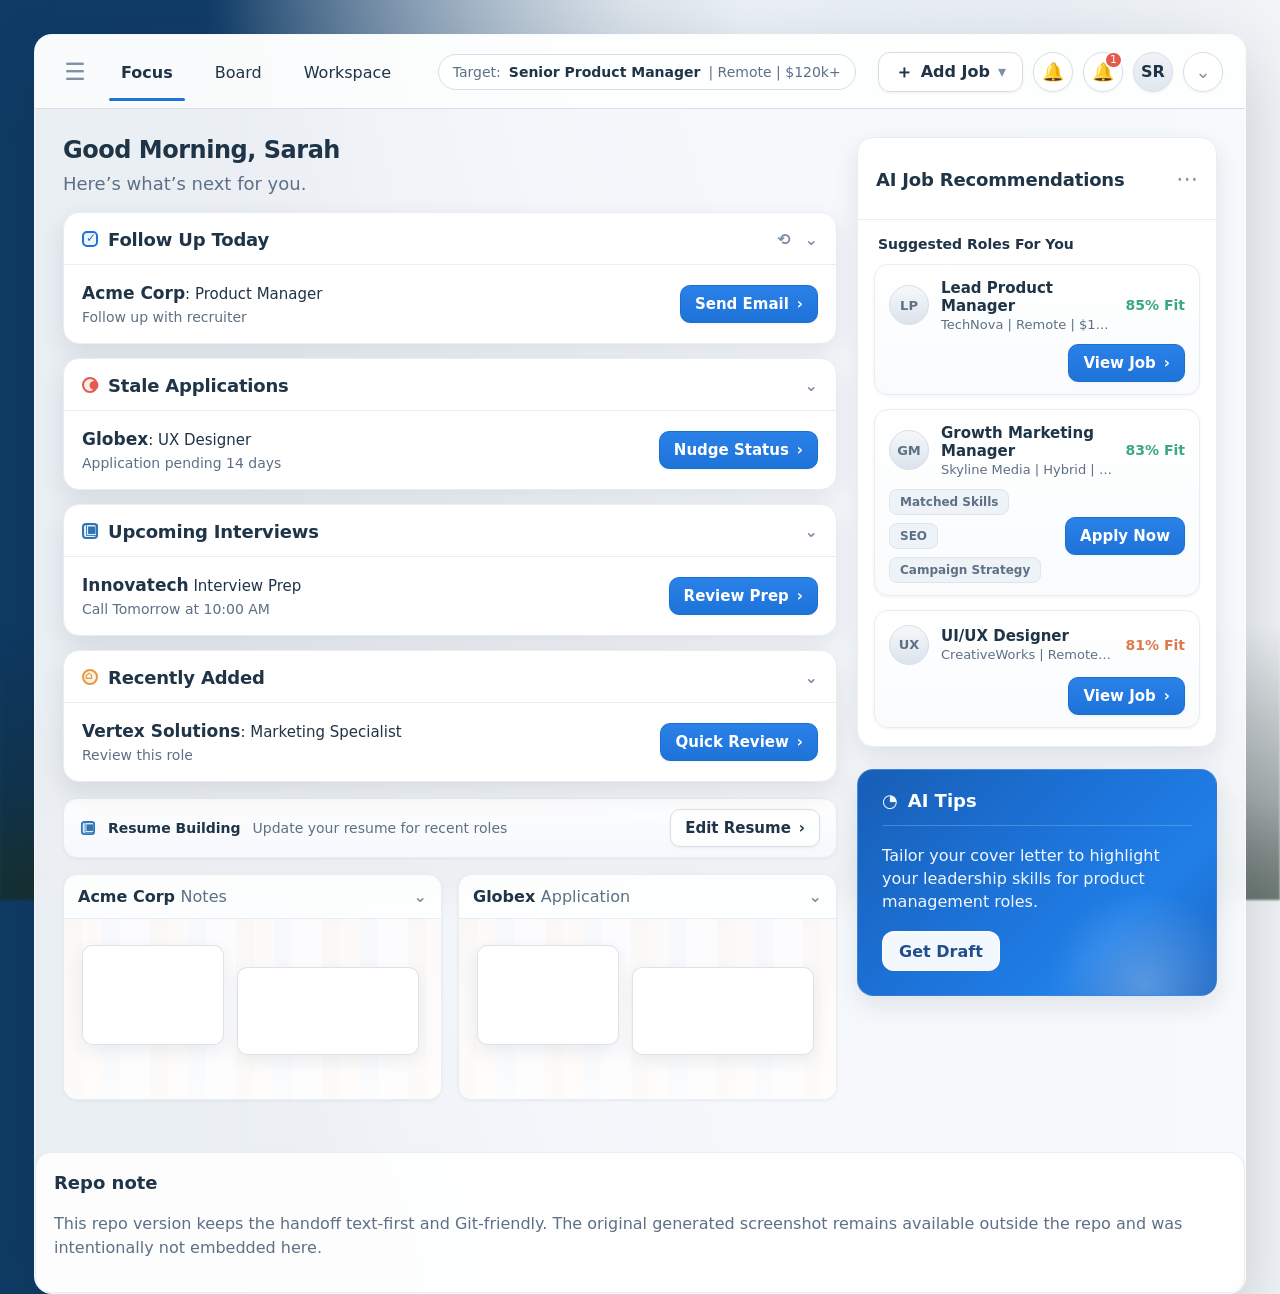
<file: docs/ui/handoff/index.html>
<!DOCTYPE html>
<html lang='en'>
<head>
  <meta charset='utf-8' />
  <meta name='viewport' content='width=device-width, initial-scale=1' />
  <title>Application Tracker UI Handoff</title>
  <link rel='stylesheet' href='styles.css' />
</head>
<body>
  <div class='backdrop-hills'></div>

  <div class='window'>
    <header class='topbar'>
      <div class='nav-left'>
        <div class='hamburger' aria-hidden='true'></div>
        <nav class='tabs' aria-label='Primary'>
          <a class='tab active' href='#'>Focus</a>
          <a class='tab' href='#'>Board</a>
          <a class='tab' href='#'>Workspace</a>
        </nav>
      </div>

      <div class='goal-chip'>
        <span>Target:</span>
        <strong>Senior Product Manager</strong>
        <span>| Remote | $120k+</span>
      </div>

      <div class='actions'>
        <a class='btn' href='#'><span style='font-size:18px;line-height:1'>＋</span> Add Job <span style='color:var(--text-soft)'>▾</span></a>
        <div class='icon-btn' aria-label='Alerts'>🔔</div>
        <div class='icon-btn' aria-label='Notifications'>🔔<span class='badge'>1</span></div>
        <div class='avatar' aria-label='Profile'>SR</div>
        <div class='icon-btn' aria-label='Menu'>⌄</div>
      </div>
    </header>

    <main class='content'>
      <section class='main'>
        <div class='hero'>
          <h1>Good Morning, Sarah</h1>
          <p>Here’s what’s next for you.</p>
        </div>

        <div class='card-stack'>
          <article class='focus-card'>
            <div class='focus-card-header'>
              <div class='focus-card-title'>
                <span class='status-dot check'></span>
                <span>Follow Up Today</span>
              </div>
              <div class='header-icons'><span>⟲</span><span>⌄</span></div>
            </div>
            <div class='focus-card-body'>
              <div>
                <div class='focus-line-1'><strong>Acme Corp</strong>: Product Manager</div>
                <div class='focus-line-2'>Follow up with recruiter</div>
              </div>
              <a class='btn primary compact' href='#'>Send Email <span>›</span></a>
            </div>
          </article>

          <article class='focus-card'>
            <div class='focus-card-header'>
              <div class='focus-card-title'>
                <span class='status-dot red'></span>
                <span>Stale Applications</span>
              </div>
              <div class='header-icons'><span>⌄</span></div>
            </div>
            <div class='focus-card-body'>
              <div>
                <div class='focus-line-1'><strong>Globex</strong>: UX Designer</div>
                <div class='focus-line-2'>Application pending 14 days</div>
              </div>
              <a class='btn primary compact' href='#'>Nudge Status <span>›</span></a>
            </div>
          </article>

          <article class='focus-card'>
            <div class='focus-card-header'>
              <div class='focus-card-title'>
                <span class='status-dot blue'></span>
                <span>Upcoming Interviews</span>
              </div>
              <div class='header-icons'><span>⌄</span></div>
            </div>
            <div class='focus-card-body'>
              <div>
                <div class='focus-line-1'><strong>Innovatech</strong> Interview Prep</div>
                <div class='focus-line-2'>Call Tomorrow at 10:00 AM</div>
              </div>
              <a class='btn primary compact' href='#'>Review Prep <span>›</span></a>
            </div>
          </article>

          <article class='focus-card'>
            <div class='focus-card-header'>
              <div class='focus-card-title'>
                <span class='status-dot amber'></span>
                <span>Recently Added</span>
              </div>
              <div class='header-icons'><span>⌄</span></div>
            </div>
            <div class='focus-card-body'>
              <div>
                <div class='focus-line-1'><strong>Vertex Solutions</strong>: Marketing Specialist</div>
                <div class='focus-line-2'>Review this role</div>
              </div>
              <a class='btn primary compact' href='#'>Quick Review <span>›</span></a>
            </div>
          </article>
        </div>

        <section class='resume-bar' aria-label='Resume reminder'>
          <div class='resume-meta'>
            <span class='status-dot blue' style='transform:scale(.88)'></span>
            <strong>Resume Building</strong>
            <span>Update your resume for recent roles</span>
          </div>
          <a class='btn compact' href='#'>Edit Resume <span>›</span></a>
        </section>

        <section class='mini-grid' aria-label='Recent work surfaces'>
          <article class='mini-card'>
            <div class='mini-card-header'>
              <span>Acme Corp <span style='font-weight:500;color:var(--text-muted)'>Notes</span></span>
              <span style='color:var(--text-soft)'>⌄</span>
            </div>
            <div class='mini-card-body'></div>
          </article>

          <article class='mini-card'>
            <div class='mini-card-header'>
              <span>Globex <span style='font-weight:500;color:var(--text-muted)'>Application</span></span>
              <span style='color:var(--text-soft)'>⌄</span>
            </div>
            <div class='mini-card-body'></div>
          </article>
        </section>
      </section>

      <aside class='sidebar'>
        <section class='panel'>
          <div class='panel-header'>
            <h2 class='panel-title'>AI Job Recommendations</h2>
            <div style='color:var(--text-soft);font-size:22px;line-height:1'>⋯</div>
          </div>
          <p class='panel-subtitle'>Suggested Roles For You</p>

          <div class='rec-list'>
            <article class='rec-card'>
              <div class='rec-top'>
                <div class='rec-avatar'>LP</div>
                <div class='rec-meta'>
                  <div class='rec-role'>Lead Product Manager</div>
                  <div class='rec-company'>TechNova | Remote | $130k</div>
                </div>
                <div class='fit'>85% Fit</div>
              </div>
              <div class='rec-actions' style='justify-content:end'>
                <a class='btn primary compact' href='#'>View Job <span>›</span></a>
              </div>
            </article>

            <article class='rec-card'>
              <div class='rec-top'>
                <div class='rec-avatar'>GM</div>
                <div class='rec-meta'>
                  <div class='rec-role'>Growth Marketing Manager</div>
                  <div class='rec-company'>Skyline Media | Hybrid | $115k</div>
                </div>
                <div class='fit'>83% Fit</div>
              </div>
              <div class='rec-actions'>
                <div class='pill-row'>
                  <span class='pill'>Matched Skills</span>
                  <span class='pill'>SEO</span>
                  <span class='pill'>Campaign Strategy</span>
                </div>
                <a class='btn primary compact' href='#'>Apply Now</a>
              </div>
            </article>

            <article class='rec-card'>
              <div class='rec-top'>
                <div class='rec-avatar'>UX</div>
                <div class='rec-meta'>
                  <div class='rec-role'>UI/UX Designer</div>
                  <div class='rec-company'>CreativeWorks | Remote | $110k</div>
                </div>
                <div class='fit warn'>81% Fit</div>
              </div>
              <div class='rec-actions' style='justify-content:end'>
                <a class='btn primary compact' href='#'>View Job <span>›</span></a>
              </div>
            </article>
          </div>
        </section>

        <section class='tips-card'>
          <div class='tips-inner'>
            <h2 class='tips-title'>AI Tips</h2>
            <hr />
            <p class='tips-copy'>Tailor your cover letter to highlight your leadership skills for product management roles.</p>
            <a class='btn white' href='#'>Get Draft</a>
          </div>
        </section>
      </aside>
    </main>

    <section class='notice-panel'>
      <h2>Repo note</h2>
      <p>This repo version keeps the handoff text-first and Git-friendly. The original generated screenshot remains available outside the repo and was intentionally not embedded here.</p>
    </section>
  </div>
</body>
</html>
</file>
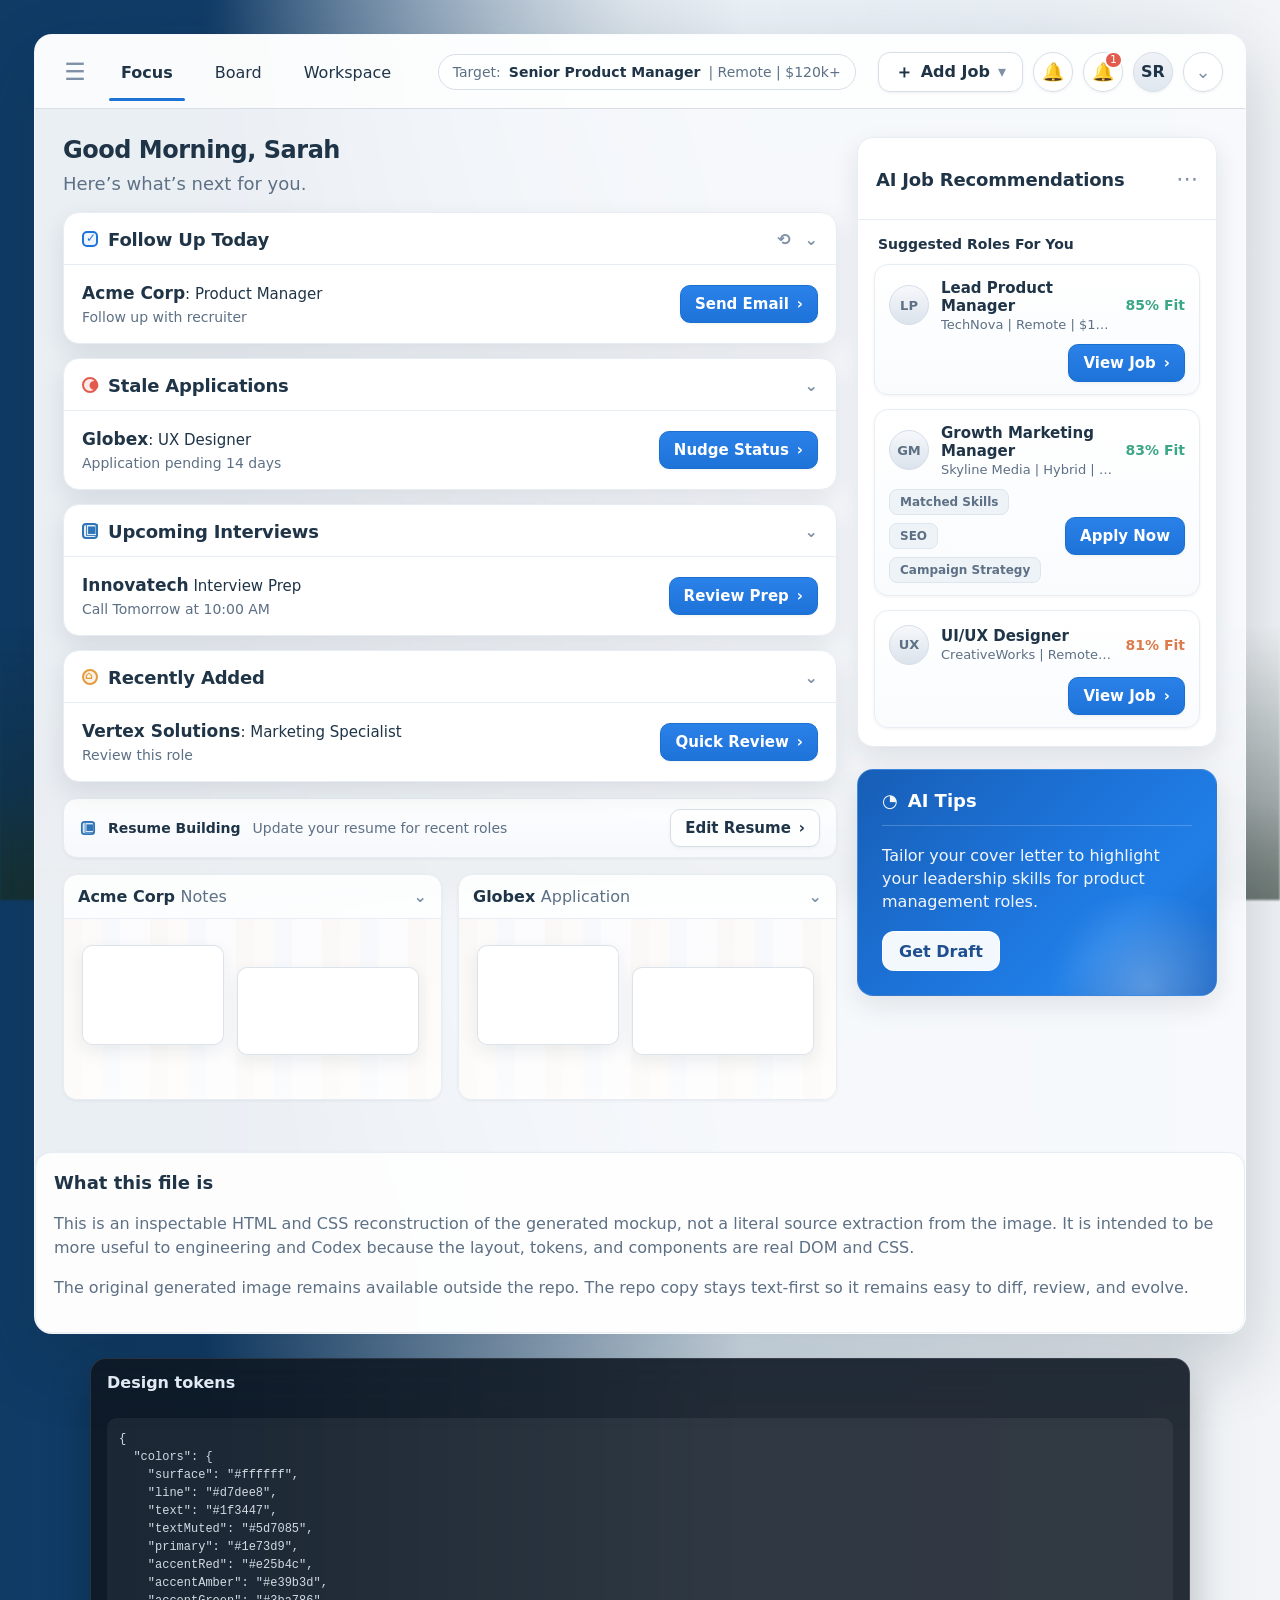
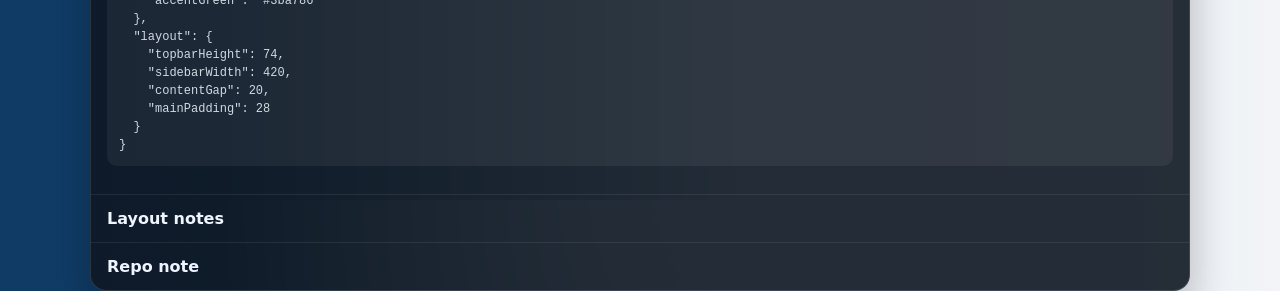
<file: docs/ui/application_tracker_ui_mockup_inspectable.html>
<!DOCTYPE html>
<html lang='en'>
<head>
  <meta charset='utf-8' />
  <meta name='viewport' content='width=device-width, initial-scale=1' />
  <title>Application Tracker UI Mockup - Inspectable Reconstruction</title>
  <link rel='stylesheet' href='./handoff/styles.css' />
</head>
<body>
  <div class='backdrop-hills'></div>

  <div class='window'>
    <header class='topbar'>
      <div class='nav-left'>
        <div class='hamburger' aria-hidden='true'></div>
        <nav class='tabs' aria-label='Primary'>
          <a class='tab active' href='#'>Focus</a>
          <a class='tab' href='#'>Board</a>
          <a class='tab' href='#'>Workspace</a>
        </nav>
      </div>

      <div class='goal-chip'>
        <span>Target:</span>
        <strong>Senior Product Manager</strong>
        <span>| Remote | $120k+</span>
      </div>

      <div class='actions'>
        <a class='btn' href='#'><span style='font-size:18px;line-height:1'>＋</span> Add Job <span style='color:var(--text-soft)'>▾</span></a>
        <div class='icon-btn' aria-label='Alerts'>🔔</div>
        <div class='icon-btn' aria-label='Notifications'>🔔<span class='badge'>1</span></div>
        <div class='avatar' aria-label='Profile'>SR</div>
        <div class='icon-btn' aria-label='Menu'>⌄</div>
      </div>
    </header>

    <main class='content'>
      <section class='main'>
        <div class='hero'>
          <h1>Good Morning, Sarah</h1>
          <p>Here’s what’s next for you.</p>
        </div>

        <div class='card-stack'>
          <article class='focus-card'>
            <div class='focus-card-header'>
              <div class='focus-card-title'>
                <span class='status-dot check'></span>
                <span>Follow Up Today</span>
              </div>
              <div class='header-icons'><span>⟲</span><span>⌄</span></div>
            </div>
            <div class='focus-card-body'>
              <div>
                <div class='focus-line-1'><strong>Acme Corp</strong>: Product Manager</div>
                <div class='focus-line-2'>Follow up with recruiter</div>
              </div>
              <a class='btn primary compact' href='#'>Send Email <span>›</span></a>
            </div>
          </article>

          <article class='focus-card'>
            <div class='focus-card-header'>
              <div class='focus-card-title'>
                <span class='status-dot red'></span>
                <span>Stale Applications</span>
              </div>
              <div class='header-icons'><span>⌄</span></div>
            </div>
            <div class='focus-card-body'>
              <div>
                <div class='focus-line-1'><strong>Globex</strong>: UX Designer</div>
                <div class='focus-line-2'>Application pending 14 days</div>
              </div>
              <a class='btn primary compact' href='#'>Nudge Status <span>›</span></a>
            </div>
          </article>

          <article class='focus-card'>
            <div class='focus-card-header'>
              <div class='focus-card-title'>
                <span class='status-dot blue'></span>
                <span>Upcoming Interviews</span>
              </div>
              <div class='header-icons'><span>⌄</span></div>
            </div>
            <div class='focus-card-body'>
              <div>
                <div class='focus-line-1'><strong>Innovatech</strong> Interview Prep</div>
                <div class='focus-line-2'>Call Tomorrow at 10:00 AM</div>
              </div>
              <a class='btn primary compact' href='#'>Review Prep <span>›</span></a>
            </div>
          </article>

          <article class='focus-card'>
            <div class='focus-card-header'>
              <div class='focus-card-title'>
                <span class='status-dot amber'></span>
                <span>Recently Added</span>
              </div>
              <div class='header-icons'><span>⌄</span></div>
            </div>
            <div class='focus-card-body'>
              <div>
                <div class='focus-line-1'><strong>Vertex Solutions</strong>: Marketing Specialist</div>
                <div class='focus-line-2'>Review this role</div>
              </div>
              <a class='btn primary compact' href='#'>Quick Review <span>›</span></a>
            </div>
          </article>
        </div>

        <section class='resume-bar' aria-label='Resume reminder'>
          <div class='resume-meta'>
            <span class='status-dot blue' style='transform:scale(.88)'></span>
            <strong>Resume Building</strong>
            <span>Update your resume for recent roles</span>
          </div>
          <a class='btn compact' href='#'>Edit Resume <span>›</span></a>
        </section>

        <section class='mini-grid' aria-label='Recent work surfaces'>
          <article class='mini-card'>
            <div class='mini-card-header'>
              <span>Acme Corp <span style='font-weight:500;color:var(--text-muted)'>Notes</span></span>
              <span style='color:var(--text-soft)'>⌄</span>
            </div>
            <div class='mini-card-body'></div>
          </article>

          <article class='mini-card'>
            <div class='mini-card-header'>
              <span>Globex <span style='font-weight:500;color:var(--text-muted)'>Application</span></span>
              <span style='color:var(--text-soft)'>⌄</span>
            </div>
            <div class='mini-card-body'></div>
          </article>
        </section>
      </section>

      <aside class='sidebar'>
        <section class='panel'>
          <div class='panel-header'>
            <h2 class='panel-title'>AI Job Recommendations</h2>
            <div style='color:var(--text-soft);font-size:22px;line-height:1'>⋯</div>
          </div>
          <p class='panel-subtitle'>Suggested Roles For You</p>

          <div class='rec-list'>
            <article class='rec-card'>
              <div class='rec-top'>
                <div class='rec-avatar'>LP</div>
                <div class='rec-meta'>
                  <div class='rec-role'>Lead Product Manager</div>
                  <div class='rec-company'>TechNova | Remote | $130k</div>
                </div>
                <div class='fit'>85% Fit</div>
              </div>
              <div class='rec-actions' style='justify-content:end'>
                <a class='btn primary compact' href='#'>View Job <span>›</span></a>
              </div>
            </article>

            <article class='rec-card'>
              <div class='rec-top'>
                <div class='rec-avatar'>GM</div>
                <div class='rec-meta'>
                  <div class='rec-role'>Growth Marketing Manager</div>
                  <div class='rec-company'>Skyline Media | Hybrid | $115k</div>
                </div>
                <div class='fit'>83% Fit</div>
              </div>
              <div class='rec-actions'>
                <div class='pill-row'>
                  <span class='pill'>Matched Skills</span>
                  <span class='pill'>SEO</span>
                  <span class='pill'>Campaign Strategy</span>
                </div>
                <a class='btn primary compact' href='#'>Apply Now</a>
              </div>
            </article>

            <article class='rec-card'>
              <div class='rec-top'>
                <div class='rec-avatar'>UX</div>
                <div class='rec-meta'>
                  <div class='rec-role'>UI/UX Designer</div>
                  <div class='rec-company'>CreativeWorks | Remote | $110k</div>
                </div>
                <div class='fit warn'>81% Fit</div>
              </div>
              <div class='rec-actions' style='justify-content:end'>
                <a class='btn primary compact' href='#'>View Job <span>›</span></a>
              </div>
            </article>
          </div>
        </section>

        <section class='tips-card'>
          <div class='tips-inner'>
            <h2 class='tips-title'>AI Tips</h2>
            <hr />
            <p class='tips-copy'>Tailor your cover letter to highlight your leadership skills for product management roles.</p>
            <a class='btn white' href='#'>Get Draft</a>
          </div>
        </section>
      </aside>
    </main>

    <section class='notice-panel'>
      <h2>What this file is</h2>
      <p>This is an inspectable HTML and CSS reconstruction of the generated mockup, not a literal source extraction from the image. It is intended to be more useful to engineering and Codex because the layout, tokens, and components are real DOM and CSS.</p>
      <p>The original generated image remains available outside the repo. The repo copy stays text-first so it remains easy to diff, review, and evolve.</p>
    </section>
  </div>

  <aside class='inspector'>
    <details open>
      <summary>Design tokens</summary>
      <div class='panel-body'>
        <pre>{
  "colors": {
    "surface": "#ffffff",
    "line": "#d7dee8",
    "text": "#1f3447",
    "textMuted": "#5d7085",
    "primary": "#1e73d9",
    "accentRed": "#e25b4c",
    "accentAmber": "#e39b3d",
    "accentGreen": "#3ba786"
  },
  "layout": {
    "topbarHeight": 74,
    "sidebarWidth": 420,
    "contentGap": 20,
    "mainPadding": 28
  }
}</pre>
      </div>
    </details>

    <details>
      <summary>Layout notes</summary>
      <div class='panel-body'>
        <ul>
          <li>App shell is a single glass-like window over a scenic background.</li>
          <li>Topbar uses a three-zone layout: nav, goal chip, actions.</li>
          <li>Main content is a two-column grid: left focus and work area, right AI rail.</li>
          <li>Primary content rhythm is card-stack based with compact but calm spacing.</li>
          <li>Buttons are consistently rounded, compact, and visually elevated.</li>
        </ul>
      </div>
    </details>

    <details>
      <summary>Repo note</summary>
      <div class='panel-body'>
        <p>The original screenshot preview was intentionally left out of the repo copy so this artifact stays text-first and Git-friendly.</p>
        <p>Use this file together with the handoff package in <code>docs/ui/handoff</code>.</p>
      </div>
    </details>
  </aside>
</body>
</html>
</file>
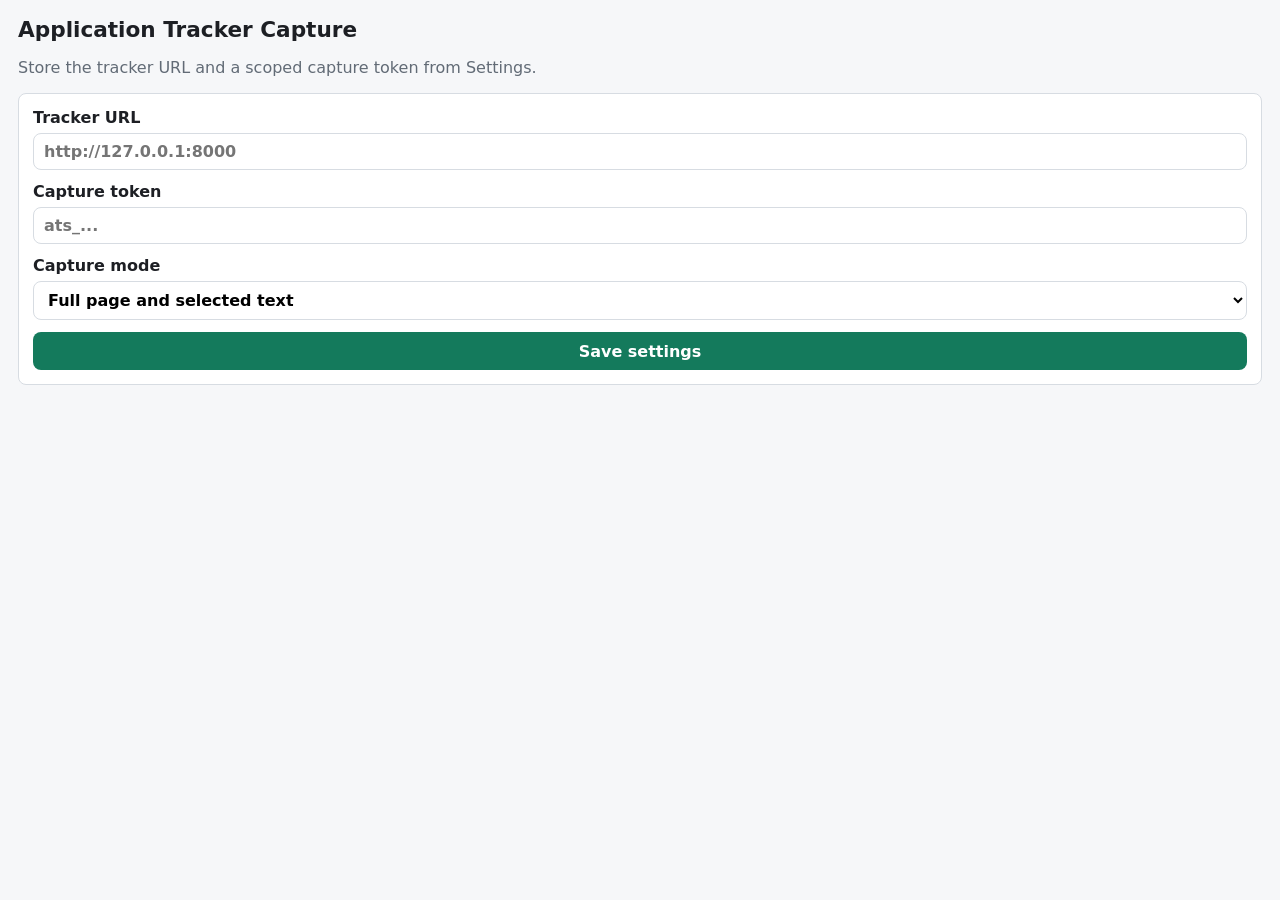
<file: extensions/firefox/options.html>
<!doctype html>
<html lang="en">
<head>
  <meta charset="utf-8">
  <meta name="viewport" content="width=device-width, initial-scale=1">
  <title>Application Tracker Capture Settings</title>
  <link rel="stylesheet" href="styles.css">
</head>
<body>
  <main>
    <h1>Application Tracker Capture</h1>
    <p>Store the tracker URL and a scoped capture token from Settings.</p>

    <form id="options-form">
      <label>
        Tracker URL
        <input id="tracker-url" name="trackerUrl" placeholder="http://127.0.0.1:8000" required>
      </label>
      <label>
        Capture token
        <input id="capture-token" name="captureToken" placeholder="ats_..." autocomplete="off" required>
      </label>
      <label>
        Capture mode
        <select id="capture-mode" name="captureMode">
          <option value="full">Full page and selected text</option>
          <option value="selection">Selected text only</option>
          <option value="structured">Structured page data only</option>
        </select>
      </label>
      <button type="submit">Save settings</button>
    </form>

    <p id="status" role="status" aria-live="polite"></p>
  </main>
  <script src="options.js"></script>
</body>
</html>
</file>
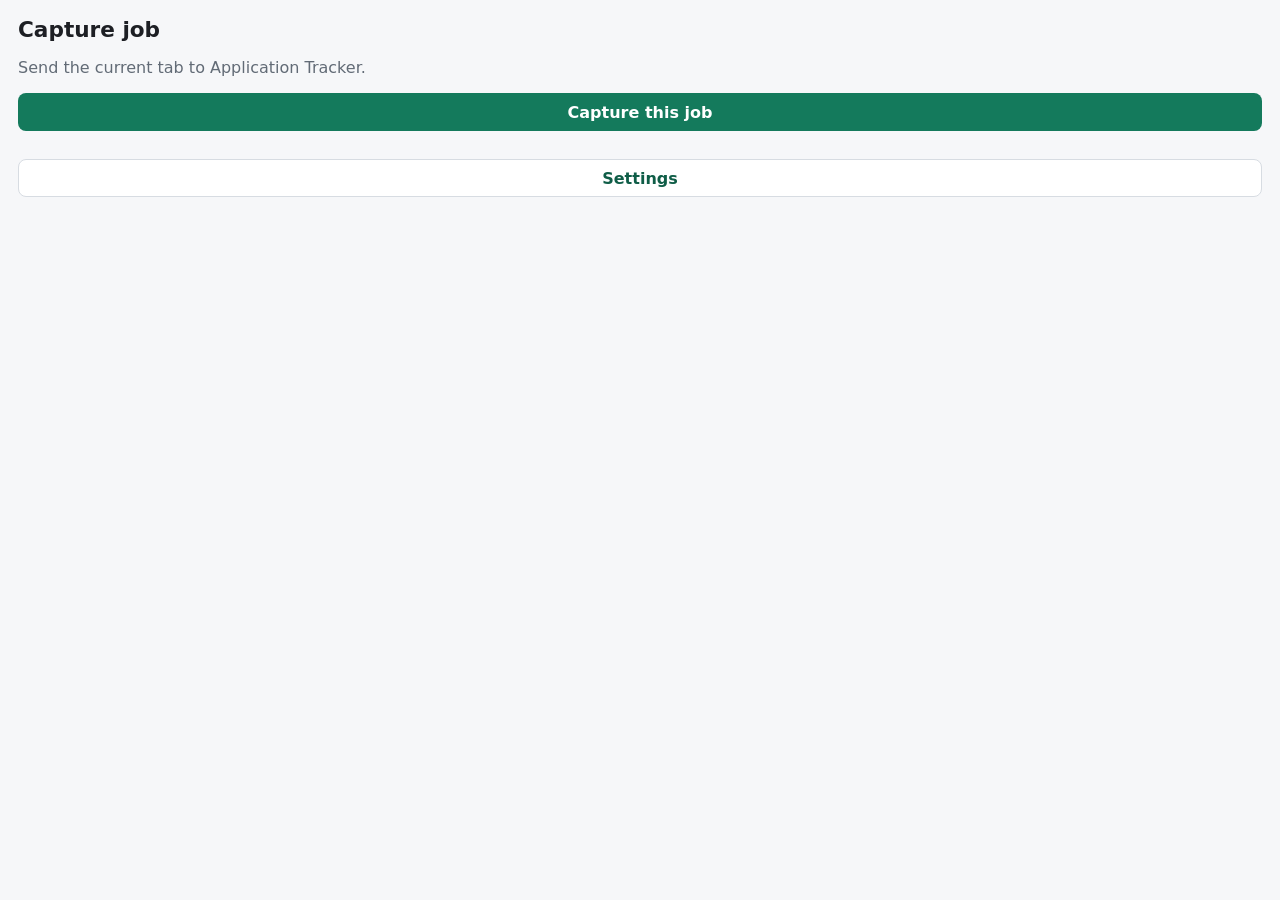
<file: extensions/firefox/popup.html>
<!doctype html>
<html lang="en">
<head>
  <meta charset="utf-8">
  <meta name="viewport" content="width=device-width, initial-scale=1">
  <title>Capture Job</title>
  <link rel="stylesheet" href="styles.css">
</head>
<body class="popup">
  <main>
    <h1>Capture job</h1>
    <p id="summary">Send the current tab to Application Tracker.</p>
    <button id="capture-button" type="button">Capture this job</button>
    <p id="result-link"></p>
    <button id="options-button" class="secondary" type="button">Settings</button>
    <p id="status" role="status" aria-live="polite"></p>
  </main>
  <script src="popup.js"></script>
</body>
</html>
</file>
<file: docs/ui/handoff/styles.css>
:root {
  --bg-start: #0f3b65;
  --bg-end: #eef2f6;
  --shell-bg: rgba(247, 249, 252, 0.95);
  --surface: #ffffff;
  --surface-soft: #f7f9fc;
  --surface-muted: #f2f5f9;
  --line: #d7dee8;
  --line-soft: #e7edf3;
  --text: #1f3447;
  --text-muted: #5d7085;
  --text-soft: #7e90a5;
  --primary: #1e73d9;
  --primary-strong: #105ec0;
  --primary-soft: #edf5ff;
  --accent-red: #e25b4c;
  --accent-amber: #e39b3d;
  --accent-green: #3ba786;
  --shadow-xl: 0 28px 70px rgba(16, 34, 52, 0.2);
  --shadow-lg: 0 10px 26px rgba(16, 34, 52, 0.1);
  --shadow-sm: 0 1px 3px rgba(16, 34, 52, 0.06);
  --radius-shell: 18px;
  --radius-xl: 16px;
  --radius-lg: 12px;
  --radius-md: 10px;
  --radius-sm: 8px;
  --topbar-h: 74px;
  --content-gap: 20px;
  --sidebar-w: 420px;
  --main-pad: 28px;
  --font-stack: Inter, ui-sans-serif, system-ui, -apple-system, BlinkMacSystemFont, 'Segoe UI', sans-serif;
}

* {
  box-sizing: border-box;
}

html,
body {
  height: 100%;
  margin: 0;
  font-family: var(--font-stack);
  color: var(--text);
  background:
    radial-gradient(circle at top center, rgba(255, 255, 255, 0.55), transparent 38%),
    linear-gradient(90deg, var(--bg-start), #113c67 16%, #dbe6ef 58%, #f2f4f7 100%);
}

body {
  min-height: 100vh;
  padding: 34px;
}

.backdrop-hills {
  position: fixed;
  inset: auto 0 0 0;
  height: 38vh;
  background:
    linear-gradient(to top, rgba(21, 40, 34, 0.55), transparent 80%),
    radial-gradient(110% 90% at 10% 100%, rgba(31, 59, 42, 0.65), transparent 38%),
    radial-gradient(90% 80% at 40% 100%, rgba(67, 92, 58, 0.45), transparent 42%),
    radial-gradient(90% 80% at 75% 100%, rgba(87, 90, 54, 0.42), transparent 44%);
  pointer-events: none;
  filter: blur(1px);
}

.window {
  position: relative;
  width: min(1410px, calc(100vw - 68px));
  min-height: calc(100vh - 68px);
  margin: 0 auto;
  background: var(--shell-bg);
  border: 1px solid rgba(255, 255, 255, 0.45);
  border-radius: var(--radius-shell);
  box-shadow: var(--shadow-xl);
  backdrop-filter: blur(14px);
  overflow: hidden;
}

.topbar {
  height: var(--topbar-h);
  display: grid;
  grid-template-columns: 1fr auto auto;
  align-items: center;
  gap: 22px;
  padding: 0 22px 0 18px;
  background: rgba(255, 255, 255, 0.78);
  border-bottom: 1px solid var(--line);
}

.nav-left {
  display: flex;
  align-items: center;
  gap: 12px;
  min-width: 0;
}

.hamburger {
  width: 44px;
  height: 44px;
  display: grid;
  place-items: center;
  color: var(--text-soft);
  border-radius: 10px;
}

.hamburger::before {
  content: '☰';
  font-size: 24px;
  line-height: 1;
}

.tabs {
  display: flex;
  gap: 18px;
  align-items: center;
  min-width: 0;
}

.tab {
  position: relative;
  padding: 20px 12px 18px;
  font-size: 16px;
  color: var(--text);
  text-decoration: none;
  white-space: nowrap;
}

.tab.active {
  font-weight: 700;
}

.tab.active::after {
  content: '';
  position: absolute;
  left: 0;
  right: 0;
  bottom: -1px;
  height: 3px;
  border-radius: 999px;
  background: var(--primary);
}

.goal-chip {
  display: inline-flex;
  align-items: center;
  gap: 8px;
  padding: 9px 14px;
  border: 1px solid var(--line);
  border-radius: 999px;
  background: rgba(255, 255, 255, 0.72);
  font-size: 14px;
  color: var(--text-muted);
  white-space: nowrap;
}

.goal-chip strong {
  color: var(--text);
  font-weight: 700;
}

.actions {
  display: flex;
  align-items: center;
  gap: 10px;
}

.btn {
  display: inline-flex;
  align-items: center;
  justify-content: center;
  gap: 8px;
  min-height: 40px;
  padding: 0 16px;
  border: 1px solid var(--line);
  border-radius: 12px;
  background: rgba(255, 255, 255, 0.78);
  color: var(--text);
  text-decoration: none;
  font-weight: 600;
  box-shadow: var(--shadow-sm);
  white-space: nowrap;
}

.btn.primary {
  background: linear-gradient(180deg, #2a81e7, var(--primary));
  border-color: #1b6fce;
  color: #fff;
}

.btn.compact {
  min-height: 38px;
  border-radius: 10px;
  padding: 0 14px;
  font-size: 15px;
}

.btn.white {
  background: rgba(255, 255, 255, 0.95);
  border-color: rgba(255, 255, 255, 0.95);
  color: #1f4f8f;
  font-weight: 800;
  box-shadow: none;
}

.icon-btn {
  width: 40px;
  height: 40px;
  border: 1px solid var(--line);
  border-radius: 999px;
  background: rgba(255, 255, 255, 0.78);
  display: grid;
  place-items: center;
  color: var(--text-soft);
  box-shadow: var(--shadow-sm);
  position: relative;
  font-size: 18px;
}

.badge {
  position: absolute;
  top: -2px;
  right: -1px;
  min-width: 18px;
  height: 18px;
  border-radius: 999px;
  background: var(--accent-red);
  color: #fff;
  font-size: 11px;
  display: grid;
  place-items: center;
  border: 2px solid white;
  padding: 0 4px;
}

.avatar {
  width: 40px;
  height: 40px;
  border-radius: 999px;
  background: linear-gradient(180deg, #f0f3f8, #dfe7ef);
  border: 1px solid var(--line);
  display: grid;
  place-items: center;
  font-weight: 800;
  color: var(--text);
  box-shadow: var(--shadow-sm);
}

.content {
  display: grid;
  grid-template-columns: minmax(0, 1fr) var(--sidebar-w);
  gap: var(--content-gap);
  padding: var(--main-pad);
  min-height: calc(100vh - 68px - var(--topbar-h));
}

.main,
.sidebar {
  min-width: 0;
}

.sidebar {
  display: grid;
  gap: 22px;
  align-content: start;
}

.hero {
  margin-bottom: 18px;
}

.hero h1 {
  font-size: 24px;
  line-height: 1.15;
  margin: 0 0 8px;
  font-weight: 800;
  letter-spacing: -0.02em;
}

.hero p {
  margin: 0;
  color: var(--text-muted);
  font-size: 18px;
}

.card-stack {
  display: grid;
  gap: 14px;
}

.focus-card,
.panel {
  background: var(--surface);
  border: 1px solid var(--line-soft);
  border-radius: var(--radius-xl);
  box-shadow: var(--shadow-lg);
  overflow: hidden;
}

.focus-card-header,
.panel-header {
  display: flex;
  align-items: center;
  justify-content: space-between;
  gap: 16px;
  padding: 16px 18px 14px;
  border-bottom: 1px solid var(--line-soft);
}

.focus-card-title,
.panel-title {
  font-size: 18px;
  font-weight: 800;
  letter-spacing: -0.01em;
}

.focus-card-title {
  display: flex;
  align-items: center;
  gap: 10px;
}

.status-dot {
  width: 16px;
  height: 16px;
  border-radius: 5px;
  display: inline-block;
  position: relative;
  flex: 0 0 auto;
}

.status-dot.check {
  background: #eff5ff;
  border: 2px solid var(--primary);
}

.status-dot.check::after {
  content: '✓';
  position: absolute;
  inset: -2px 0 0 2px;
  font-size: 12px;
  color: var(--primary);
  font-weight: 800;
}

.status-dot.red {
  background: rgba(226, 91, 76, 0.12);
  border: 2px solid var(--accent-red);
  border-radius: 999px;
}

.status-dot.red::after {
  content: '•';
  position: absolute;
  inset: -7px 0 0 2px;
  font-size: 25px;
  color: var(--accent-red);
}

.status-dot.blue {
  background: rgba(30, 115, 217, 0.12);
  border: 2px solid #2f74b6;
  border-radius: 4px;
}

.status-dot.blue::after {
  content: '▣';
  position: absolute;
  inset: -5px 0 0 1px;
  font-size: 15px;
  color: #2f74b6;
}

.status-dot.amber {
  background: rgba(227, 155, 61, 0.12);
  border: 2px solid var(--accent-amber);
  border-radius: 999px;
}

.status-dot.amber::after {
  content: '⌂';
  position: absolute;
  inset: -2px 0 0 1px;
  font-size: 11px;
  color: var(--accent-amber);
  font-weight: 700;
}

.header-icons {
  display: flex;
  align-items: center;
  gap: 14px;
  color: var(--text-soft);
  font-weight: 700;
}

.focus-card-body {
  display: grid;
  grid-template-columns: minmax(0, 1fr) auto;
  align-items: center;
  gap: 20px;
  padding: 18px;
}

.focus-line-1 {
  font-size: 15px;
  color: var(--text);
  margin-bottom: 6px;
}

.focus-line-1 strong {
  font-size: 17px;
  font-weight: 800;
}

.focus-line-2 {
  font-size: 14px;
  color: var(--text-muted);
}

.resume-bar {
  margin-top: 16px;
  display: grid;
  grid-template-columns: 1fr auto;
  gap: 14px;
  align-items: center;
  background: linear-gradient(180deg, rgba(255, 255, 255, 0.9), rgba(246, 249, 253, 0.96));
  border: 1px solid var(--line-soft);
  border-radius: 14px;
  padding: 10px 16px;
  box-shadow: var(--shadow-sm);
}

.resume-meta {
  display: flex;
  align-items: center;
  gap: 12px;
  min-width: 0;
}

.resume-meta strong {
  font-size: 14px;
}

.resume-meta span {
  color: var(--text-muted);
  font-size: 14px;
}

.mini-grid {
  margin-top: 16px;
  display: grid;
  grid-template-columns: repeat(2, minmax(0, 1fr));
  gap: 16px;
}

.mini-card {
  background: rgba(255, 255, 255, 0.88);
  border: 1px solid var(--line-soft);
  border-radius: 14px;
  box-shadow: var(--shadow-sm);
  overflow: hidden;
}

.mini-card-header {
  display: flex;
  align-items: center;
  justify-content: space-between;
  gap: 12px;
  padding: 12px 14px;
  border-bottom: 1px solid var(--line-soft);
  font-weight: 700;
}

.mini-card-body {
  height: 180px;
  background:
    linear-gradient(180deg, rgba(255, 255, 255, 0.65), rgba(255, 255, 255, 0.82)),
    repeating-linear-gradient(90deg, #f2ece6 0 18px, #f8f3ee 18px 38px, #e8edf5 38px 56px, #f7f7fb 56px 86px);
  position: relative;
}

.mini-card-body::before,
.mini-card-body::after {
  content: '';
  position: absolute;
  background: rgba(255, 255, 255, 0.9);
  border: 1px solid rgba(217, 224, 232, 0.9);
  border-radius: 10px;
  box-shadow: 0 6px 18px rgba(16, 34, 52, 0.08);
}

.mini-card-body::before {
  left: 18px;
  top: 26px;
  width: 140px;
  height: 98px;
}

.mini-card-body::after {
  right: 22px;
  top: 48px;
  width: 180px;
  height: 86px;
}

.panel-subtitle {
  margin: 0;
  padding: 16px 20px 0;
  font-size: 14px;
  color: var(--text);
  font-weight: 700;
}

.rec-list {
  display: grid;
  gap: 14px;
  padding: 12px 16px 18px;
}

.rec-card {
  background: linear-gradient(180deg, rgba(255, 255, 255, 1), rgba(249, 251, 253, 0.98));
  border: 1px solid var(--line-soft);
  border-radius: 14px;
  box-shadow: var(--shadow-sm);
  padding: 14px 14px 12px;
  display: grid;
  gap: 12px;
}

.rec-top {
  display: grid;
  grid-template-columns: auto minmax(0, 1fr) auto;
  gap: 12px;
  align-items: center;
}

.rec-avatar {
  width: 40px;
  height: 40px;
  border-radius: 999px;
  background: linear-gradient(180deg, #f6f8fb, #dbe3ec);
  border: 1px solid var(--line);
  display: grid;
  place-items: center;
  color: var(--text-muted);
  font-weight: 800;
  font-size: 13px;
}

.rec-meta {
  min-width: 0;
}

.rec-role {
  font-weight: 800;
  margin-bottom: 2px;
  font-size: 15px;
}

.rec-company {
  color: var(--text-muted);
  font-size: 13px;
  white-space: nowrap;
  overflow: hidden;
  text-overflow: ellipsis;
}

.fit {
  font-size: 14px;
  font-weight: 800;
  color: var(--accent-green);
  white-space: nowrap;
}

.fit.warn {
  color: #dd7b4c;
}

.rec-actions {
  display: flex;
  align-items: center;
  justify-content: space-between;
  gap: 12px;
}

.pill-row {
  display: flex;
  gap: 8px;
  flex-wrap: wrap;
  min-width: 0;
}

.pill {
  display: inline-flex;
  align-items: center;
  min-height: 26px;
  padding: 0 10px;
  border-radius: 8px;
  background: #eef3f7;
  border: 1px solid #dde6ef;
  color: var(--text-muted);
  font-size: 12px;
  font-weight: 700;
}

.tips-card {
  background: linear-gradient(135deg, #175eb6 0%, #1d74da 48%, #207fe7 72%, #1b66c4 100%);
  color: white;
  border: 1px solid rgba(255, 255, 255, 0.14);
  border-radius: 16px;
  box-shadow: var(--shadow-lg);
  overflow: hidden;
  position: relative;
}

.tips-card::after {
  content: '';
  position: absolute;
  right: -40px;
  bottom: -80px;
  width: 220px;
  height: 180px;
  border-radius: 50%;
  background: radial-gradient(circle, rgba(255, 255, 255, 0.26), rgba(255, 255, 255, 0.02) 62%, transparent 70%);
}

.tips-inner {
  position: relative;
  padding: 20px 24px 24px;
  z-index: 1;
}

.tips-title {
  display: flex;
  align-items: center;
  gap: 10px;
  font-size: 18px;
  font-weight: 800;
  margin: 0 0 14px;
}

.tips-title::before {
  content: '◔';
  font-size: 18px;
  opacity: 0.95;
}

.tips-card hr {
  border: 0;
  border-top: 1px solid rgba(255, 255, 255, 0.2);
  margin: 0 0 18px;
}

.tips-copy {
  margin: 0 0 18px;
  max-width: 310px;
  line-height: 1.45;
  font-size: 16px;
  color: rgba(255, 255, 255, 0.94);
}

.notice-panel {
  margin-top: 24px;
  background: rgba(255, 255, 255, 0.9);
  border: 1px solid var(--line-soft);
  border-radius: 16px;
  box-shadow: var(--shadow-sm);
  padding: 16px 18px;
  color: var(--text-muted);
  line-height: 1.5;
}

.notice-panel h2 {
  margin: 0 0 8px;
  font-size: 18px;
  color: var(--text);
}

.inspector {
  width: min(1100px, calc(100% - 56px));
  margin: 24px auto 30px;
  background: rgba(15, 24, 35, 0.9);
  color: #eef5ff;
  border: 1px solid rgba(255, 255, 255, 0.12);
  border-radius: 16px;
  overflow: hidden;
  box-shadow: 0 20px 40px rgba(0, 0, 0, 0.25);
}

.inspector details {
  border-top: 1px solid rgba(255, 255, 255, 0.08);
}

.inspector details:first-child {
  border-top: 0;
}

.inspector summary {
  cursor: pointer;
  list-style: none;
  padding: 14px 16px;
  font-weight: 800;
}

.inspector .panel-body {
  padding: 0 16px 16px;
  color: rgba(235, 243, 250, 0.88);
  line-height: 1.5;
}

.inspector pre {
  background: rgba(255, 255, 255, 0.06);
  border-radius: 10px;
  padding: 12px;
  overflow: auto;
  white-space: pre-wrap;
  word-break: break-word;
  font-family: ui-monospace, SFMono-Regular, Menlo, Consolas, monospace;
  font-size: 12px;
}

@media (max-width: 1280px) {
  :root {
    --sidebar-w: 360px;
  }
}

@media (max-width: 1120px) {
  .content {
    grid-template-columns: 1fr;
  }

  .sidebar {
    order: -1;
  }

  .mini-grid {
    grid-template-columns: 1fr;
  }

  .goal-chip {
    display: none;
  }
}

@media (max-width: 860px) {
  body {
    padding: 16px;
  }

  .window {
    width: calc(100vw - 32px);
  }

  .topbar {
    grid-template-columns: 1fr;
    height: auto;
    padding: 14px;
  }

  .nav-left,
  .actions {
    flex-wrap: wrap;
  }

  .content {
    padding: 18px;
  }

  .focus-card-body,
  .resume-bar {
    grid-template-columns: 1fr;
  }
}
</file>
<file: extensions/firefox/styles.css>
:root {
  color-scheme: light;
  --page: #f6f7f9;
  --panel: #ffffff;
  --ink: #1d1f24;
  --muted: #626b76;
  --line: #d7dce2;
  --accent: #147a5c;
  --accent-strong: #0f5d47;
  --error: #a43d2b;
}

* {
  box-sizing: border-box;
}

body {
  background: var(--page);
  color: var(--ink);
  font-family: Inter, ui-sans-serif, system-ui, -apple-system, BlinkMacSystemFont, "Segoe UI", sans-serif;
  margin: 0;
}

body.popup {
  min-width: 320px;
}

main {
  display: grid;
  gap: 14px;
  padding: 18px;
}

h1,
p {
  margin: 0;
}

h1 {
  font-size: 1.35rem;
  line-height: 1.15;
}

p {
  color: var(--muted);
  line-height: 1.4;
}

form {
  background: var(--panel);
  border: 1px solid var(--line);
  border-radius: 8px;
  display: grid;
  gap: 12px;
  padding: 14px;
}

label {
  display: grid;
  font-weight: 700;
  gap: 6px;
}

input {
  border: 1px solid var(--line);
  border-radius: 8px;
  font: inherit;
  padding: 8px 10px;
  width: 100%;
}

select {
  background: #ffffff;
  border: 1px solid var(--line);
  border-radius: 8px;
  font: inherit;
  min-height: 38px;
  padding: 8px 10px;
  width: 100%;
}

button {
  background: var(--accent);
  border: 0;
  border-radius: 8px;
  color: #ffffff;
  cursor: pointer;
  font: inherit;
  font-weight: 700;
  min-height: 38px;
  padding: 0 12px;
}

button:hover {
  background: var(--accent-strong);
}

button:disabled {
  background: #9aa3ad;
  cursor: not-allowed;
}

button.secondary {
  background: #ffffff;
  border: 1px solid var(--line);
  color: var(--accent-strong);
}

.error {
  color: var(--error);
  font-weight: 700;
}

a {
  color: var(--accent-strong);
  font-weight: 700;
}
</file>
